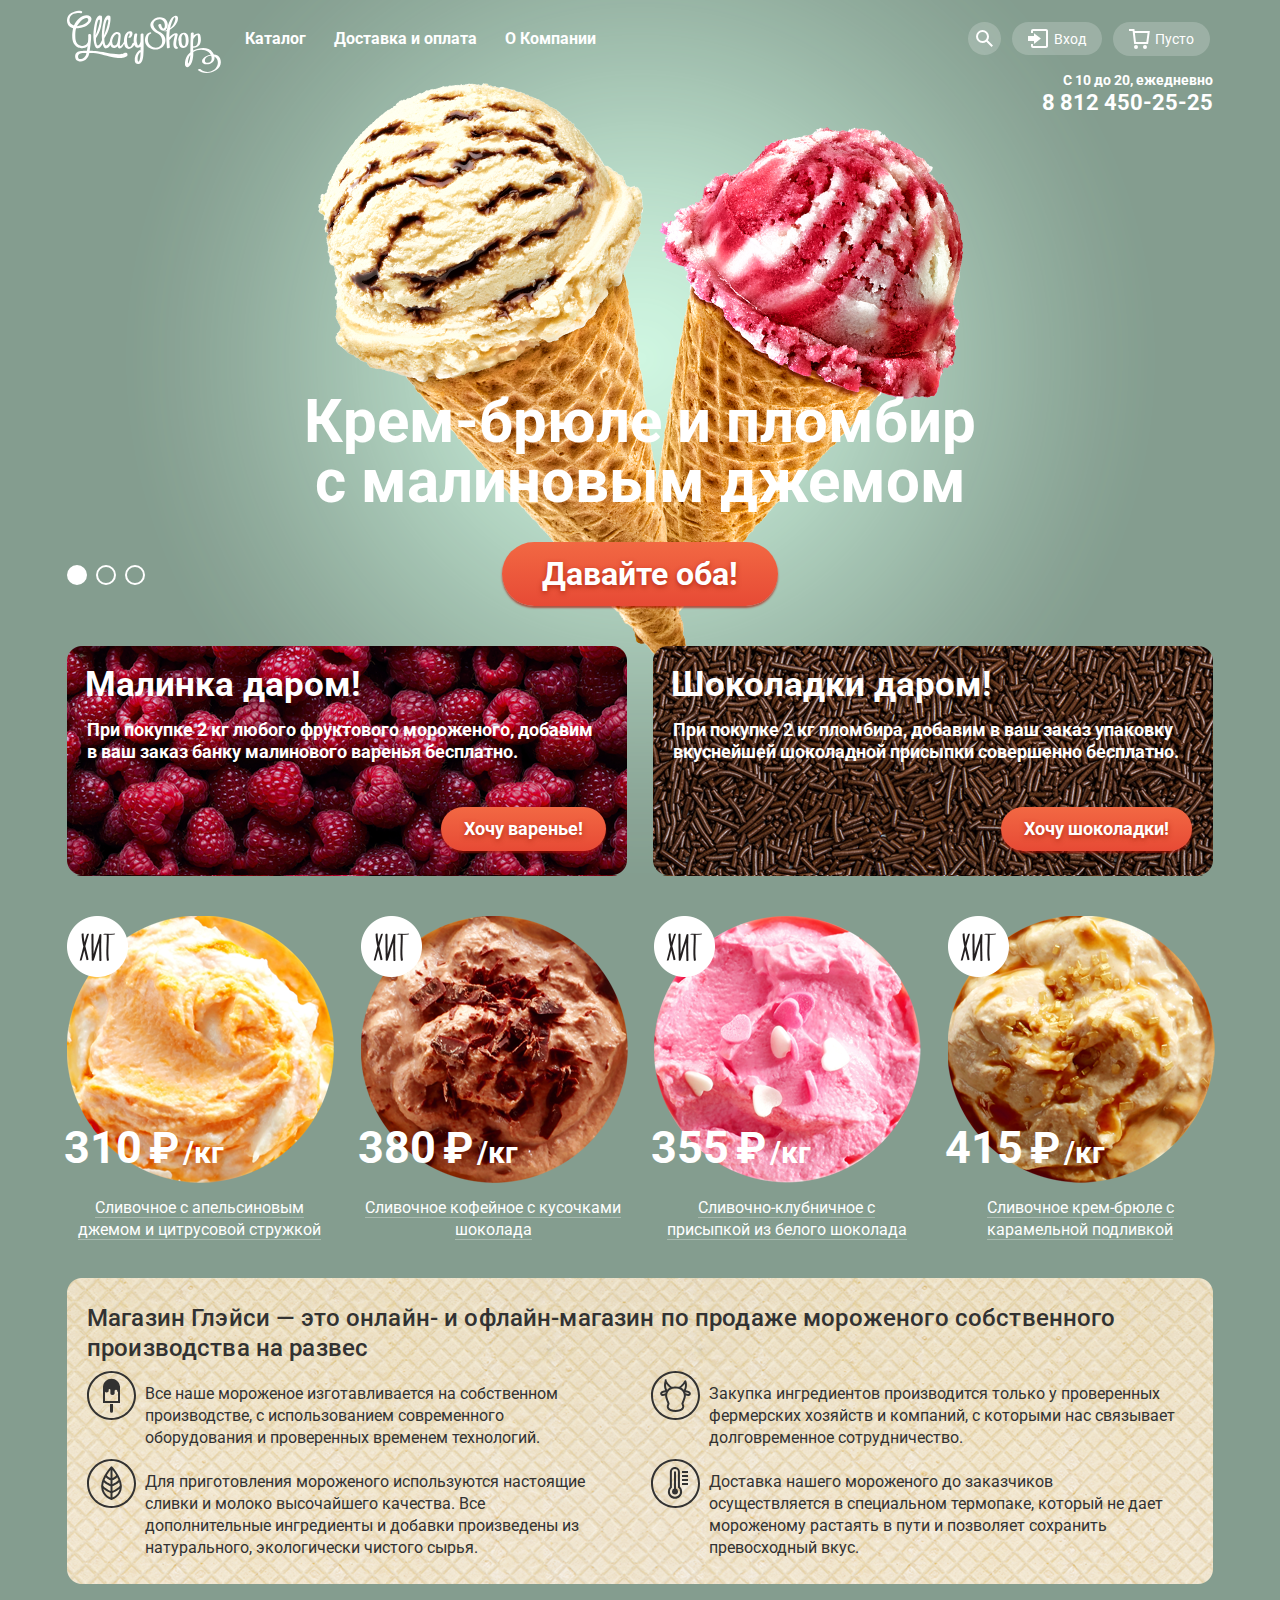
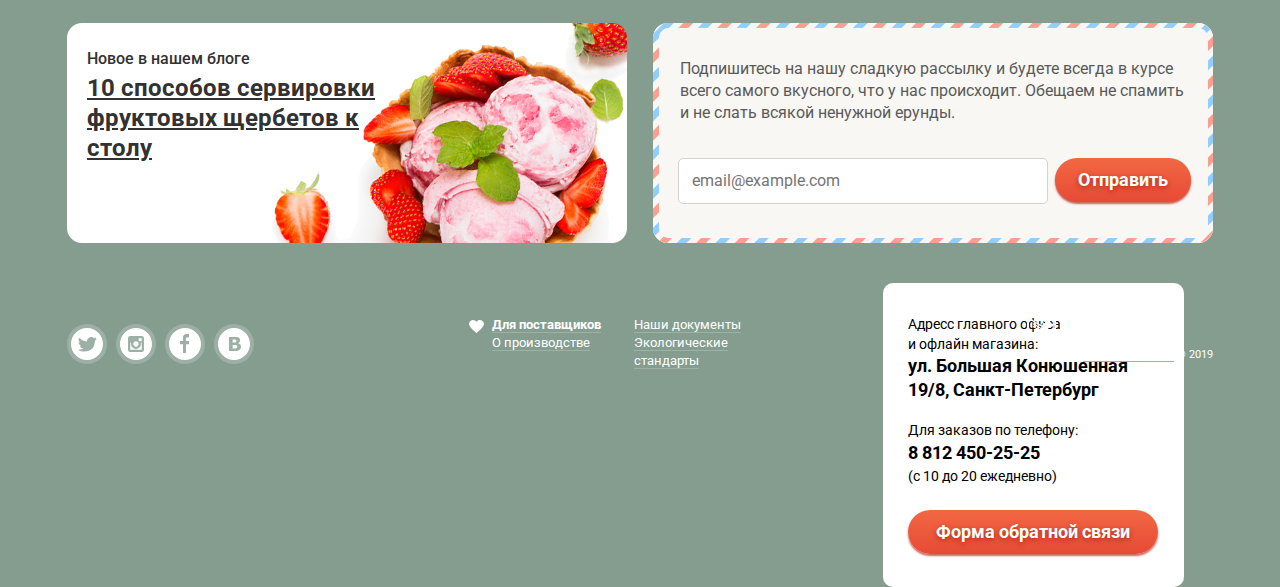
<file: index.html>
<!DOCTYPE html>
<html lang="ru">
<head>
  <meta charset="utf-8">
  <link href="https://fonts.googleapis.com/css?family=Roboto:400,500,700&display=swap&subset=cyrillic" rel="stylesheet">
  <link rel="stylesheet" href="css/normalize.css">
  <link rel="stylesheet" href="css/style.css">
  <title>Gllacy Shop</title>
</head>
<body>

  <input class="visually-hidden" type="radio" id="product_1" name="toggle" checked>
  <input class="visually-hidden" type="radio" id="product_2" name="toggle">
  <input class="visually-hidden" type="radio" id="product_3" name="toggle">

  <div class="site_wrapper">
    <div class="wrapper_container">
      <header class="main_header">
        <div class="container">
          <nav class="main_navigation">
            <a href="index.html" class="main_logo">
              <img src="img/logo.svg" width="154" height="64" alt="Gllacy Shop">
            </a>
            <ul class="site_navigation">
              <li class="site_navigation_item">
                <a href="#">Каталог</a>
                <ul class="site_navigation_menu">
                  <li class="site_navigation_menu_main"><a href="#">Новинки</a></li>
                  <li><a href="catalog.html">Сливочное</a></li>
                  <li><a href="#">Щербеты</a></li>
                  <li><a href="#">Фруктовый лед</a></li>
                  <li><a href="#">Меролин</a></li>
                </ul>
              </li>
              <li class="site_navigation_item"><a href="#">Доставка и оплата</a></li>
              <li class="site_navigation_item"><a href="#">О Компании</a></li>
            </ul>
            <ul class="user_navigation">
              <li class="user_navigation_item">
                <button class="navigation_button button_search" type="button">
                 <svg xmlns="http://www.w3.org/2000/svg" xmlns:xlink="http://www.w3.org/1999/xlink" width="17" height="17" viewBox="0 0 17 17"><path d="M16.958 15.527L11.75 10.32A6.455 6.455 0 0 0 13 6.5 6.5 6.5 0 1 0 6.5 13a6.465 6.465 0 0 0 3.839-1.263l5.205 5.204 1.414-1.414zM6.5 11C4.019 11 2 8.981 2 6.5S4.019 2 6.5 2 11 4.019 11 6.5 8.981 11 6.5 11z"/></svg>
                 <form class="site_search" action="https://echo.htmlacademy.ru">
                  <input type="text" name="search" placeholder="Крем-брюле">
                </form>
              </button>
            </li>
            <li class="user_navigation_item">
              <button class="navigation_button site_registration_form" type="button">
                <svg xmlns="http://www.w3.org/2000/svg" xmlns:xlink="http://www.w3.org/1999/xlink" width="21" height="19" viewBox="0 0 21 19"><g><path d="M6 14.875L12.917 9.5 6 4.125v2.917H-.042v4.917H6z"/><path d="M18 0H5C3.9 0 3 .9 3 2v2h2V2h13v15H5v-2H3v2c0 1.1.9 2 2 2h13c1.1 0 2-.9 2-2V2c0-1.1-.9-2-2-2z"/></g></svg>Вход
                <form class="site_registration" action="https://echo.htmlacademy.ru" method="post">
                  <input type="email" name="email" placeholder="email@example.com">
                  <input type="password" name="password" placeholder="Пароль">
                  <div class="registration_btns">
                    <a href="#" class="button registration_btn" type="submit">Войти</a>
                    <div class="registration_links">
                      <a href="#">Забыли пароль?</a>
                      <a href="#">Новая регистрация</a>
                    </div>
                  </div>
                </form>
              </button>
            </li>
            <li class="user_navigation_item">
              <button class="navigation_button" type="button">
                <svg xmlns="http://www.w3.org/2000/svg" width="21" height="20" viewBox="0 0 21 20"><g><path d="M5.657 2.031L5.422 0H0v2h3.64l1.5 13h13.988l1.699-12.969H5.657zM17.372 13H6.922L5.888 4.031h12.66L17.372 13z"/><circle cx="6.984" cy="18" r="2"/><circle cx="15.984" cy="18" r="2"/></g></svg>Пусто
              </button>
            </li>
          </ul>
        </nav>
      </div>
    </header>

    <main class="container">
      <div class="contact_info">
        <p class="contact_info_item">С 10 до 20, ежедневно</p>
        <p class="contact_info_item"><span class="contact_info_num">8 812 450-25-25</span></p>
      </div>

      <section class="slider">
        <div class="slider_controls">
          <label for="product_1">Первый</label>
          <label for="product_2">Второй</label>
          <label for="product_3">Третий</label>
        </div>
        <ul class="slider_list">
          <li class="slider_item slide" id="slide1">
            <h3 class="slide_title">
              Крем-брюле и пломбир с малиновым джемом
            </h3>
            <a href="#" class="button slide_button">Давайте оба!</a>
          </li>
          <li class="slider_item slide" id="slide2">
            <h3 class="slide_title">
              Шоколадный пломбир и лимонный сорбет
            </h3>
            <a href="#" class="button slide_button">Давайте оба!</a>
          </li>
          <li class="slider_item slide" id="slide3">
            <h3 class="slide_title">
              Пломбир с помадкой и клубничный щербет
            </h3>
            <a href="#" class="button slide_button">Давайте оба!</a>
          </li>
        </ul>
      </section>

      <h1 class="visually_hidden">Gllacy Shop</h1>

      <div class="sell">
        <article class="raspberries">
          <h2>Малинка даром!</h2>
          <p>При покупке 2 кг любого фруктового мороженого, добавим<br>в ваш заказ банку малинового варенья бесплатно.</p>
          <a href="#" class="button">Хочу варенье!</a>
        </article>
        <article class="choco">
          <h2>Шоколадки даром!</h2>
          <p>При покупке 2 кг пломбира, добавим в ваш заказ упаковку<br>вкуснейшей шоколадной присыпки совершенно бесплатно.</p>
          <a href="#" class="button">Хочу шоколадки!</a>
        </article>
      </div>

      <section class="shop_list hit">
        <ul>
          <li class="shop_list_item">
            <div class="shop_list_item_back"></div>
            <div class="shop_list_item_content">
              <a href="#">
                <img src="img/ice1.png" width="267" height="267" alt="Ice">
                <img class="shop_list_hit" src="img/hit.png" width="61" height="61" alt="hit">
                <div class="shop_list_data">
                  <span class="shop_list_price">310</span><span class="shop_list_coin">₽</span>
                  <span class="shop_list_weight">/кг</span>
                </div>
                <div class="shop_list_text">
                  <h3>Сливочное с апельсиновым<br>джемом и цитрусовой стружкой</h3>
                </div>
              </a>
            </div>
          </li>
          <li class="shop_list_item">
            <div class="shop_list_item_back"></div>
            <div class="shop_list_item_content">
              <a href="#">
                <img src="img/ice4.png" width="267" height="267" alt="Ice">
                <img class="shop_list_hit" src="img/hit.png" width="61" height="61" alt="hit">
                <div class="shop_list_data">
                  <span class="shop_list_price">380</span><span class="shop_list_coin">₽</span>
                  <span class="shop_list_weight">/кг</span>
                </div>
                <div class="shop_list_text">
                  <h3>Сливочное кофейное с кусочками<br>шоколада</h3>
                </div>
              </a>
            </div>
          </li>
          <li class="shop_list_item">
            <div class="shop_list_item_back"></div>
            <div class="shop_list_item_content">
              <a href="#">
                <img src="img/ice7.png" width="267" height="267" alt="Ice">
                <img class="shop_list_hit" src="img/hit.png" width="61" height="61" alt="hit">
                <div class="shop_list_data">
                  <span class="shop_list_price">355</span><span class="shop_list_coin">₽</span>
                  <span class="shop_list_weight">/кг</span>
                </div>
                <div class="shop_list_text">
                  <h3>Сливочно-клубничное с<br>присыпкой из белого шоколада</h3>
                </div>
              </a>
            </div>
          </li>
          <li class="shop_list_item">
            <div class="shop_list_item_back"></div>
            <div class="shop_list_item_content">
              <a href="#">
                <img src="img/ice10.png" width="267" height="267" alt="Ice">
                <img class="shop_list_hit" src="img/hit.png" width="61" height="61" alt="hit">
                <div class="shop_list_data">
                  <span class="shop_list_price">415</span><span class="shop_list_coin">₽</span>
                  <span class="shop_list_weight">/кг</span>
                </div>
                <div class="shop_list_text">
                  <h3>Сливочноe крем-брюле с<br>карамельной подливкой</h3>
                </div>
              </a>
            </div>
          </li>
        </ul>
      </section>

      <article class="info">
       <h2 class="info_title">Магазин Глэйси — это онлайн- и офлайн-магазин по продаже мороженого собственного производства на развес</h2>
       <ul class="info_list">
        <li class="info_list_item">
          <svg xmlns="http://www.w3.org/2000/svg" width="49" height="49" viewBox="0 0 49 49"><g fill="#323232"><path d="M24.5 0C10.969 0 0 10.969 0 24.5S10.969 49 24.5 49 49 38.031 49 24.5 38.031 0 24.5 0zm0 47C12.093 47 2 36.906 2 24.5 2 12.093 12.093 2 24.5 2 36.906 2 47 12.093 47 24.5 47 36.906 36.906 47 24.5 47z"/><path d="M24.5 7.625c-4.355 0-7.94 3.278-8.436 7.5H16v16.917h17V15.125h-.063c-.497-4.222-4.082-7.5-8.437-7.5zM31 30.042H18v-9.257c.275.337.705.631 1.542.631 1.292 0 2.125-.713 2.125-1.625v-.875a.854.854 0 1 1 1.708 0c0 .009-.005.017-.005.025 0 .007.005.01.005.017v3.292s-.031 1.833 2.125 1.833c2.109 0 2.125-1.75 2.125-1.75v-2.25h.001l-.001-.005a1.344 1.344 0 0 1 2.688 0c0 .031.021.088.021.088s.034.609.667.894v8.982zM23 40.125a1.5 1.5 0 1 0 3 0V33h-3v7.125z"/></g></svg>
          <span>Все наше мороженое изготавливается на собственном<br>производстве, с использованием современного оборудования и проверенных временем технологий.</span>
        </li>
        <li class="info_list_item">
         <svg xmlns="http://www.w3.org/2000/svg" width="49" height="49" viewBox="0 0 49 49"><g fill="#323232"><path d="M24.5 0C10.969 0 0 10.969 0 24.5S10.969 49 24.5 49 49 38.031 49 24.5 38.031 0 24.5 0zm0 47C12.093 47 2 36.906 2 24.5 2 12.093 12.093 2 24.5 2 36.906 2 47 12.093 47 24.5 47 36.906 36.906 47 24.5 47z"/><path d="M34.811 19.342c.86-1.711 1.88-4.987.433-9.482a1 1 0 0 0-1.825-.182c-1.271 2.268-4.038 5.927-6.047 6.094-.03.002-.054.019-.083.024A16.242 16.242 0 0 0 24.5 15.5c-.103 0-1.311.009-2.801.292-.025-.004-.045-.019-.071-.021-2.004-.167-4.773-3.827-6.048-6.095a1 1 0 1 0-1.824.183c-1.448 4.494-.427 7.771.433 9.482-1.744.22-3.954.777-4.757 2.188-.388.682-.38 1.464.024 2.201.514.939 1.399 1.245 2.334 1.245.816 0 1.668-.233 2.349-.482-.004.54.026 1.08.129 1.612.288 1.496 1.131 3.636 1.748 5.197.188.479.396 1.004.509 1.324-.235.614-.672 1.812-.766 2.484-.112.801.114 2.147 1.121 3.306 1.443 1.659 4.006 2.5 7.619 2.5 3.612 0 6.176-.841 7.619-2.5 1.007-1.158 1.233-2.505 1.121-3.306-.094-.673-.53-1.87-.767-2.484.114-.319.32-.843.509-1.32.617-1.563 1.462-3.704 1.75-5.201a8.483 8.483 0 0 0 .135-1.61c.679.248 1.528.48 2.342.48.936 0 1.82-.306 2.334-1.245.404-.737.412-1.519.024-2.201-.801-1.41-3.011-1.967-4.755-2.187zm-.953-6.634c.428 3.06-.477 5.157-1.031 6.112a9.905 9.905 0 0 0-.798-.872c-.544-.526-1.199-.934-1.891-1.258 1.483-1.051 2.801-2.673 3.72-3.982zm-18.716.002c.916 1.304 2.229 2.919 3.706 3.97-.701.329-1.359.744-1.892 1.283-.276.279-.533.57-.771.872-.549-.943-1.468-3.054-1.043-6.125zM11.21 22.77c-.089-.163-.063-.21-.04-.25.223-.391 1.387-1.006 3.609-1.233-.116.29-.217.582-.302.878-1.265.673-2.998 1.091-3.267.605zm21.558 2.959c-.252 1.313-1.058 3.354-1.646 4.844-.398 1.01-.609 1.552-.683 1.877l-.066.302.114.287c.283.71.711 1.908.772 2.351.001.009.096.858-.649 1.716-.72.826-2.363 1.812-6.11 1.812-3.747 0-5.391-.986-6.11-1.812-.746-.857-.651-1.707-.65-1.716.062-.441.489-1.641.772-2.352l.114-.286-.066-.302c-.072-.326-.284-.869-.683-1.881-.587-1.489-1.392-3.528-1.645-4.841-.422-2.198.379-4.575 2.145-6.358 1.513-1.528 4.933-1.868 6.123-1.871 1.166 0 4.539.339 6.139 1.886 2.081 2.014 2.465 4.597 2.129 6.344zm5.021-2.959c-.263.479-1.974.07-3.238-.592a9.437 9.437 0 0 0-.297-.888c2.198.23 3.354.84 3.575 1.229.024.041.05.087-.04.251z"/></g></svg>
         <span>Закупка ингредиентов  производится только у проверенных фермерских хозяйств и компаний, с которыми нас связывает долговременное сотрудничество.</span>
       </li>
       <li class="info_list_item">
         <svg xmlns="http://www.w3.org/2000/svg" width="49" height="49" viewBox="0 0 49 49"><g fill="#323232"><path d="M24.5 0C10.969 0 0 10.969 0 24.5S10.969 49 24.5 49 49 38.031 49 24.5 38.031 0 24.5 0zm0 47C12.093 47 2 36.906 2 24.5 2 12.093 12.093 2 24.5 2 36.906 2 47 12.093 47 24.5 47 36.906 36.906 47 24.5 47z"/><path d="M34.807 26.756c-.45-9.493-9.197-18.693-9.586-19.097-.015-.015-.033-.023-.048-.037a.942.942 0 0 0-.118-.09.945.945 0 0 0-.13-.077c-.018-.009-.032-.022-.051-.03-.027-.011-.056-.011-.083-.02a.898.898 0 0 0-.297-.044c-.045 0-.089.002-.134.008a.957.957 0 0 0-.158.038c-.025.008-.052.008-.076.018-.018.007-.031.021-.049.029a.896.896 0 0 0-.133.079.95.95 0 0 0-.118.091c-.015.013-.033.021-.046.036-.389.404-9.14 9.608-9.587 19.105-.008.067-.017.133-.011.202-.013.363-.017.727-.003 1.091.369 10.256 9.978 12.82 10.075 12.845a.995.995 0 0 0 .494 0c.097-.024 9.706-2.589 10.074-12.845.013-.363.009-.727-.003-1.089.006-.073-.004-.142-.012-.213zM16.783 23.25c2.219 2.058 5.368 3.521 6.717 4.091v4.552c-2.448-1.196-6.219-3.341-7.302-5.228a17.06 17.06 0 0 1 .585-3.415zm2.024-5.096c1.513 1.688 3.602 2.646 4.693 3.059v3.94c-1.654-.76-4.424-2.216-6.016-4.043a29.164 29.164 0 0 1 1.323-2.956zm12.711 2.954c-1.59 1.824-4.362 3.283-6.018 4.044v-3.939c1.092-.413 3.183-1.372 4.695-3.062.489.949.935 1.94 1.323 2.957zM25.5 19.047v-8.008a45.239 45.239 0 0 1 3.651 5.229c-.953 1.374-2.536 2.276-3.651 2.779zm0 12.846v-4.552c1.35-.569 4.499-2.034 6.719-4.092.305 1.128.515 2.273.584 3.417-1.083 1.883-4.855 4.029-7.303 5.227zm-2-12.843c-1.113-.5-2.694-1.399-3.649-2.779a45.379 45.379 0 0 1 3.649-5.229v8.008zm-7.117 10.775c2.328 1.983 5.69 3.629 7.117 4.281v4.403c-2.092-.904-6.162-3.331-7.117-8.684zm9.117 8.696v-4.415c1.428-.653 4.792-2.3 7.121-4.284-.95 5.411-5.02 7.813-7.121 8.699z"/></g></svg>
         <span>Для приготовления мороженого используются настоящие сливки и молоко высочайшего качества. Все дополнительные ингредиенты и добавки произведены из натурального, экологически чистого сырья.</span>
       </li>
       <li class="info_list_item">
         <svg xmlns="http://www.w3.org/2000/svg" width="49" height="49" viewBox="0 0 49 49"><g fill="#323232"><path d="M24.5 0C10.969 0 0 10.969 0 24.5S10.969 49 24.5 49 49 38.031 49 24.5 38.031 0 24.5 0zm0 47C12.093 47 2 36.906 2 24.5 2 12.093 12.093 2 24.5 2 36.906 2 47 12.093 47 24.5 47 36.906 36.906 47 24.5 47z"/><path d="M28.938 13.125c0-2.774-2.257-5.031-5.031-5.031s-5.031 2.257-5.031 5.031v14.64a7.042 7.042 0 0 0-2 4.923c0 3.929 3.196 7.125 7.125 7.125s7.125-3.196 7.125-7.125a7.127 7.127 0 0 0-2.188-5.126V13.125zm.187 19.563a5.126 5.126 0 0 1-10.25 0c0-1.647.792-3.098 2-4.035V13.125a3.031 3.031 0 1 1 6.062 0v15.372a5.114 5.114 0 0 1 2.188 4.191z"/><path d="M25 29.559V13.188a1 1 0 1 0-2 0v16.371a2.99 2.99 0 0 0-2 2.816 3 3 0 1 0 6 0 2.99 2.99 0 0 0-2-2.816zM31 12h6v2h-6zM31 16h6v2h-6zM31 20h6v2h-6zM31 24h6v2h-6z"/></g></svg>
         <span>Доставка нашего мороженого до заказчиков осуществляется в специальном термопаке, который не дает мороженому растаять в пути и позволяет сохранить превосходный вкус.</span>
       </li>
     </ul>
   </article>

   <div class="blog">
    <article class="news">
      <h2>Новое в нашем блоге</h2>
      <a href="#">10 способов сервировки<br>фруктовых щербетов к<br>столу</a>
    </article>

    <article class="subscription">
      <h2 class="visually_hidden">Подписка</h2>
      <p>Подпишитесь на нашу сладкую рассылку и будете всегда в курсе всего самого вкусного, что у нас происходит. Обещаем не спамить и не слать всякой ненужной ерунды.</p>
      <form action="https://echo.htmlacademy.ru">
        <input type="email" name="email" placeholder="email@example.com">
        <button class="button" type="button">Отправить</button>
      </form>
    </article>
  </div>
</main>

<section class="map">
  <div class="map_pin">
    <script type="text/javascript" charset="utf-8" async src="https://api-maps.yandex.ru/services/constructor/1.0/js/?um=constructor%3A272b2a36cc3801d7e4101b7985219965aaa118375f557deae4f0a987a12d4bba&amp;width=100%25&amp;height=430&amp;lang=ru_RU&amp;scroll=true"></script>
  </div>

  <article class="address">
    <h2 class="address_title">Адресс главного офиса<br>и офлайн магазина:</h2>
    <div class="address_text">
      <p class = "addres_text_first"><span>ул. Большая Конюшенная<br>19/8, Санкт-Петербург</span></p>
      <p class = "addres_text_second">Для заказов по телефону:<br><span>8 812 450-25-25</span><br>(с 10 до 20 ежедневно)</p>
    </div>
    <a href="#" class="button address_button">Форма обратной связи</a>
  </article>
</section>

<footer class="container">
  <ul class="social">
    <li>
      <a href="#"><span class="visually_hidden">Twitter</span>
        <svg xmlns="http://www.w3.org/2000/svg" width="32" height="32" viewBox="0 0 32 32"><path d="M16 0C7.164 0 0 7.164 0 16c0 8.837 7.164 16 16 16 8.837 0 16-7.163 16-16 0-8.836-7.163-16-16-16zm7.944 12.809c-.251 6.516-3.463 10.832-10.992 10.702h-.486c-.447 0-4.543-.443-5.344-1.823 2.479.19 4.247-.406 5.12-1.136-1.048-.289-2.923-.461-3.251-2.848.384.104.618.221 1.299.113-1.307-.824-2.758-1.519-2.679-3.643.311.317 1.164.518 1.46.457-.768-.233-2.149-3.244-.974-4.781 1.984 1.79 4.075 3.482 7.804 3.643.227-2.214 1.24-3.699 3.168-4.325 1.84-.479 3.255.26 3.901 1.138.737-.224 1.453-.466 2.193-.685-.004.833-.569 1.463-.935 1.709.747.165 1.423-.475 1.423-.475-.184.963-1.094 1.725-1.707 1.954z"/></svg>
      </a>
    </li>
    <li>
      <a href="#"><span class="visually_hidden">Instagram</span>
        <svg xmlns="http://www.w3.org/2000/svg" width="32" height="32" viewBox="0 0 32 32"><g><path d="M20.916 16a4.938 4.938 0 1 1-9.877 0c0-.394.051-.773.138-1.14h-.897v6.838h11.396V14.86h-.897c.086.367.137.746.137 1.14z"/><path d="M15.978 18.659c1.466 0 2.659-1.193 2.659-2.659s-1.193-2.659-2.659-2.659c-1.466 0-2.659 1.193-2.659 2.659s1.192 2.659 2.659 2.659zM18.637 10.302h3.039v3.039h-3.039z"/><path d="M16 0C7.164 0 0 7.164 0 16c0 8.837 7.164 16 16 16 8.837 0 16-7.163 16-16 0-8.836-7.163-16-16-16zm7.955 21.698a2.285 2.285 0 0 1-2.279 2.279H10.279A2.285 2.285 0 0 1 8 21.698V10.302a2.286 2.286 0 0 1 2.279-2.279h11.396a2.286 2.286 0 0 1 2.279 2.279v11.396z"/></g></svg>
      </a>
    </li>
    <li>
      <a href="#"><span class="visually_hidden">Facebook</span>
        <svg xmlns="http://www.w3.org/2000/svg" width="32" height="32" viewBox="0 0 32 32"><path d="M16 0C7.164 0 0 7.163 0 16s7.164 16 16 16c8.837 0 16-7.164 16-16S24.837 0 16 0zm4.062 9.455h-3.021v3.444h3.021v3.445h-3.021v8.61H14.02v-8.61H11v-3.445h3.021V9.455c0-1.902 1.353-3.445 3.021-3.445h3.021v3.445z"/></svg>
      </a>
    </li>
    <li>
      <a href="#"><span class="visually_hidden">Vkontacte</span>
        <svg xmlns="http://www.w3.org/2000/svg" width="32" height="32" viewBox="0 0 32 32"><g><path d="M16.637 14.495c.402-.019.719-.082.951-.188.326-.145.54-.33.641-.559.101-.229.15-.496.15-.797 0-.232-.058-.465-.174-.697-.116-.232-.322-.405-.617-.517-.264-.1-.592-.155-.984-.165a76.242 76.242 0 0 0-1.652-.014h-.339v2.965h.565c.571 0 1.057-.009 1.459-.028zM18.118 17.084c-.282-.081-.672-.125-1.166-.132a127.97 127.97 0 0 0-1.55-.009h-.79v3.493h.264c1.014 0 1.74-.003 2.18-.009a3.2 3.2 0 0 0 1.212-.245c.377-.157.633-.364.774-.625s.214-.562.214-.9c0-.446-.088-.788-.261-1.03-.17-.241-.464-.423-.877-.543z"/><path d="M16 0C7.164 0 0 7.164 0 16c0 8.837 7.164 16 16 16 8.837 0 16-7.163 16-16 0-8.836-7.163-16-16-16zm6.602 20.531a3.73 3.73 0 0 1-1.124 1.327c-.552.415-1.161.71-1.823.886s-1.501.264-2.519.264h-6.121V8.987h5.443c1.13 0 1.957.038 2.48.113a5.126 5.126 0 0 1 1.561.5c.533.27.929.632 1.189 1.087.26.455.392.975.392 1.558 0 .678-.179 1.278-.536 1.795-.358.518-.863.92-1.517 1.208v.075c.917.182 1.642.559 2.179 1.13.537.571.807 1.325.807 2.261 0 .678-.138 1.283-.411 1.817z"/></g></svg>
      </a>
    </li>
  </ul>
  <ul class="footer_about">
    <li class="footer_about-item">
      <a class="about_for" href="#">
        <span class="about_for-img"><svg xmlns="http://www.w3.org/2000/svg" width="15" height="13" viewBox="0 0 15 13"><path d="M10.799 0c-1.35 0-2.551.65-3.3 1.661A4.097 4.097 0 0 0 4.199 0C1.875 0 0 1.806 0 4.044 0 7.223 7.499 13 7.499 13s7.499-5.777 7.499-8.956C14.998 1.806 13.123 0 10.799 0z"/></svg></span>
        Для поставщиков
      </a>
    </li>
    <li class="footer_about-item">
      <a href="#">Наши документы</a>
    </li>
    <li class="footer_about-item">
      <a href="#">О производстве</a>
    </li>
    <li class="footer_about-item">
      <a href="#">Экологические стандарты</a>
    </li>
  </ul>
  <div class="footer_made">    <img src="img/logo-htmlacademy.svg" width="108" height="39" alt="Логотип HTML Academy">
    <p>Сделано в <a href="https://htmlacademy.ru/">HTML Academy</a> © 2019</p>
  </div>
</footer>
</div>
</div>

<section class="modal">
  <h2>Мы обязательно вам ответим</h2>
  <div class="modal_button_close"></div>
  <form action="https://echo.htmlacademy.ru" method="post">
    <p>
      <input type="text" name="name" placeholder="Имя Фамилия">
    </p>
    <p>
      <input type="email" name="email" placeholder="email@example.com">
    </p>
    <p>
      <textarea name="massage" placeholder="В свободной форме"></textarea>
    </p>
    <button class="button modal_btn" type="submit">Отправить</button>
  </form>
</section>
</body>
</html>
</file>
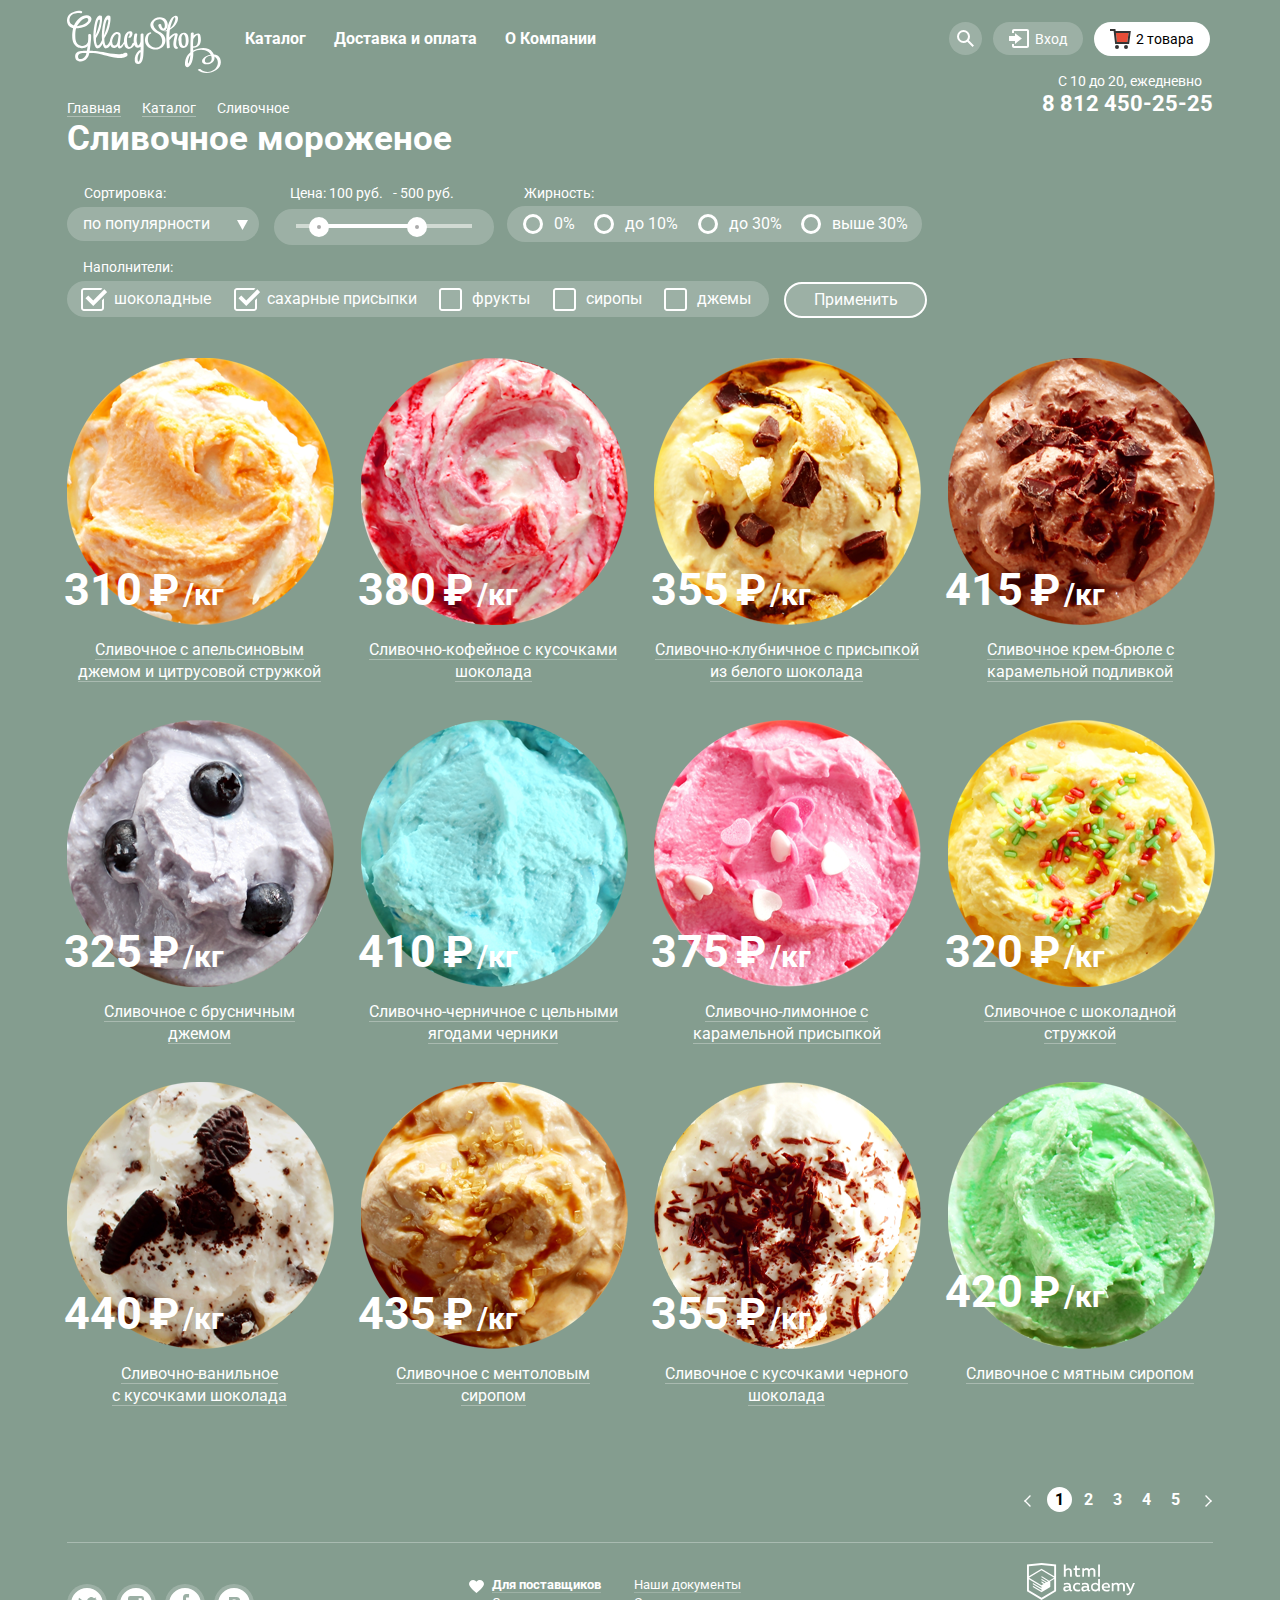
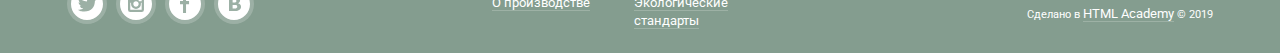
<file: catalog.html>
<!DOCTYPE html>
<html lang="ru">
<head>
	<meta charset="UTF-8">
	<link href="https://fonts.googleapis.com/css?family=Roboto:400,500,700&display=swap&subset=cyrillic" rel="stylesheet">
	<link rel="stylesheet" href="css/normalize.css">
	<link rel="stylesheet" href="css/style.css">
	<title>Catalog</title>
</head>
<body>
	<header>
		<div class="container">
			<nav class="main_navigation">
				<a href="index.html" class="main_logo">
					<img src="img/logo.svg" width="154" height="64" alt="Gllacy Shop">
				</a>
				<ul class="site_navigation">
					<li class="site_navigation_item">
						<a href="#">Каталог</a>
						<ul class="site_navigation_menu">
							<li class="site_navigation_menu_main"><a href="#">Новинки</a></li>
							<li><a href="catalog.html">Сливочное</a></li>
							<li><a href="#">Щербеты</a></li>
							<li><a href="#">Фруктовый лед</a></li>
							<li><a href="#">Меролин</a></li>
						</ul>
					</li>
					<li class="site_navigation_item"><a href="#">Доставка и оплата</a></li>
					<li class="site_navigation_item"><a href="#">О Компании</a></li>
				</ul>
				<ul class="user_navigation">
					<li class="user_navigation_item">
						<button class="navigation_button button_search" type="button">
							<svg xmlns="http://www.w3.org/2000/svg" xmlns:xlink="http://www.w3.org/1999/xlink" width="17" height="17" viewBox="0 0 17 17"><path d="M16.958 15.527L11.75 10.32A6.455 6.455 0 0 0 13 6.5 6.5 6.5 0 1 0 6.5 13a6.465 6.465 0 0 0 3.839-1.263l5.205 5.204 1.414-1.414zM6.5 11C4.019 11 2 8.981 2 6.5S4.019 2 6.5 2 11 4.019 11 6.5 8.981 11 6.5 11z"/></svg>
							<form class="site_search site_search_catalog" action="https://echo.htmlacademy.ru">
								<input type="text" name="search" placeholder="Крем-брюле">
							</form>
						</button>
          </li>
          <li class="user_navigation_item">
            <button class="navigation_button site_registration_form" type="button">
             <svg xmlns="http://www.w3.org/2000/svg" xmlns:xlink="http://www.w3.org/1999/xlink" width="21" height="19" viewBox="0 0 21 19"><g><path d="M6 14.875L12.917 9.5 6 4.125v2.917H-.042v4.917H6z"/><path d="M18 0H5C3.9 0 3 .9 3 2v2h2V2h13v15H5v-2H3v2c0 1.1.9 2 2 2h13c1.1 0 2-.9 2-2V2c0-1.1-.9-2-2-2z"/></g></svg>Вход
             <form class="site_registration site_registration_catalog" action="https://echo.htmlacademy.ru" method="post">
              <input type="email" name="email" placeholder="email@example.com">
              <input type="password" name="password" placeholder="Пароль">
              <div class="registration_btns">
                <a href="#" class="button registration_btn" type="submit">Войти</a>
                <div class="registration_links">
                  <a href="#">Забыли пароль?</a>
                  <a href="#">Новая регистрация</a>
                </div>
              </div>
            </form>
          </button>
        </li class="user_navigation_item">
        <li class="user_navigation_item">
          <button class="navigation_button basket_button" type="button">
           <svg xmlns="http://www.w3.org/2000/svg" width="21" height="20" viewBox="0 0 21 20"><path fill="#E84D37" d="M5.888 4.031L6.922 13h10.45l1.176-8.969z"/><circle fill="#343434" cx="6.984" cy="18" r="2"/><circle fill="#343434" cx="15.984" cy="18" r="2"/><path fill="#343434" d="M5.657 2.031L5.422 0H0v2h3.64l1.5 13h13.988l1.699-12.969H5.657zM17.372 13H6.922L5.888 4.031h12.66L17.372 13z"/></svg>2 товара
           <article class="nav_basket">
            <ul class="nav_basket_list">
              <li class="nav_basket_item">
                <div class="nav_basket_close_btn"></div>
                <div class="nav_basket_img_wrapper">
                  <img class="nav_basket_img" src="img/ice-mini1.png" alt="Пломбир с апельсиновым джемом">
                </div>
                <a href="#" class="nav_basket_info">
                  <p>Пломбир с апельсиновым джемом</p>
                  <p>1,5 кг х <span>200 руб.</span></p>
                  <p>300 руб.</p>
                </a>
              </li>
              <li class="nav_basket_item">
                <div class="nav_basket_close_btn basket_second"></div>
                <div class="nav_basket_img_wrapper">
                  <img class="nav_basket_img" src="img/ice-mini2.png" alt="Клубничный пломбир с присыпкой из белого шоколада">
                </div>
                <a href="#" class="nav_basket_info">
                  <p>Клубничный пломбир с присыпкой<br>из белого шоколада</p>
                  <p>1,5 кг х <span>300 руб.</span></p>
                  <p>450 руб.</p>
                </a>
              </li>
            </ul>
            <div class="nav_basket_results">
              <p class="nav_basket_price">Итого: 750 руб.</p>
              <a class="nav_basket_btn button" href="#">Оформить заказ</a>
            </div>
          </article>
         </button>
      </li>
    </ul>
  </nav>
</div>


</header>

<main class="container">
  <div class="contacts_info">
   <ul class="crumbs">
    <li><a href="index.html">Главная</a></li>
    <li><a href="#">Каталог</a></li>
    <li>Сливочное</li>
  </ul>
  <p class="contacts">
    <span>С 10 до 20, ежедневно</span><br>
    <a href="tel:+8 812 450-25-25">8 812 450-25-25</a>
  </p>
</div>

<h1 class="sorting_title">Сливочное мороженое</h1>

<form class="sorting_menu" action="">
 <div>
  <label class="sorting_label" for="sorting_list_label">Сортировка:</label>
  <p class="sorting">
   <svg xmlns="http://www.w3.org/2000/svg" width="11" height="10" viewBox="0 0 11 10"><path d="M5.5 10L0 0h11"/></svg>
   <select class="sorting_list" id="sorting_list_label" name="sort">
    <option value="popular">по популярности</option>
    <option value="up">сначала недорогие</option>
    <option value="down">сначала дорогие</option>
    <option value="fat">по жирности</option>
  </select>
</p>
</div>

<fieldset class="filter">
  <div class="range_filter">
   <div class="price_control">
    <label class="min_value">Цена: 100 руб.<input type="number" name="min_value"></label>
    <label class="max_value">- 500 руб.<input type="number" name="max_value"></label>
  </div>
  <div class="range_control">
    <div class="scale">
     <div class="bar"></div>
   </div>
   <div class="toggle toggle_min"></div>
   <div class="toggle toggle_max"></div>
 </div>
</div>
</fieldset>

<div>
  <label class="fat_label" for="fat">Жирность:</label>
  <ul class="fat">
   <li class="fat_item">
    <input class="fat_item_list fat_item_check visually-hidden" id="1" type="radio" name="fat_radio" value="1">
    <label for="1">0%</label>
  </li>
  <li class="fat_item">
    <input class="fat_item_list fat_item_check visually-hidden" id="2" type="radio" name="fat_radio" value="2">
    <label for="2">до 10%</label>
  </li>
  <li class="fat_item">
    <input class="fat_item_list fat_item_check visually-hidden" id="3" type="radio" name="fat_radio" value="3">
    <label for="3">до 30%</label>
  </li>
  <li class="fat_item">
    <input class="fat_item_list fat_item_check visually-hidden" id="4" type="radio" name="fat_radio" value="4">
    <label for="4">выше 30%</label>
  </li>
</ul>
</div>

<div class="filling">
  <label class="filling_label" for="filling_inner">Наполнители:</label>
  <ul class="filling_inner">
   <li class="filling_item">
    <input class="filling_item_list visually-hidden" id="filling1" type="checkbox" name="filling_checkbox" checked>
    <label for="filling1">шоколадные</label>
  </li>
  <li class="filling_item">
    <input class="filling_item_list visually-hidden" id="filling2" type="checkbox" name="filling_checkbox" checked>
    <label for="filling2">сахарные присыпки</label>
  </li>
  <li class="filling_item">
    <input class="filling_item_list visually-hidden" id="filling3" type="checkbox" name="filling_checkbox">
    <label for="filling3">фрукты</label>
  </li>
  <li class="filling_item">
    <input class="filling_item_list visually-hidden" id="filling4" type="checkbox" name="filling_checkbox">
    <label for="filling4">сиропы</label>
  </li>
  <li class="filling_item">
    <input class="filling_item_list visually-hidden" id="filling5" type="checkbox" name="filling_checkbox">
    <label for="filling5">джемы</label>
  </li>
</ul>
</div>
<button class="sorting_btn" type="submit">Применить</button>
</form>

<section class="shop_list">
 <h2 class="visually_hidden">Список товаров</h2>
 <ul>
  <li class="shop_list_item">
   <div class="shop_list_item_back"></div>
   <div class="shop_list_item_content">
    <a href="#">
     <img src="img/ice1.png" width="267" height="267" alt="Ice">
     <div class="shop_list_data">
      <span class="shop_list_price">310</span><span class="shop_list_coin">₽</span>
      <span class="shop_list_weight">/кг</span>
    </div>
    <div class="shop_list_text">
      <h3>Сливочное с апельсиновым<br>джемом и цитрусовой стружкой</h3>
    </div>
  </a>
</div>
</li>
<li class="shop_list_item">
 <div class="shop_list_item_back"></div>
 <div class="shop_list_item_content">
  <a href="#">
   <img src="img/ice2.png" width="267" height="267" alt="Ice">
   <div class="shop_list_data">
    <span class="shop_list_price">380</span><span class="shop_list_coin">₽</span>
    <span class="shop_list_weight">/кг</span>
  </div>
  <div class="shop_list_text">
    <h3>Сливочно-кофейное с кусочками шоколада</h3>
  </div>
</a>
</div>
</li>
<li class="shop_list_item">
 <div class="shop_list_item_back"></div>
 <div class="shop_list_item_content">
  <a href="#">
   <img src="img/ice3.png" width="267" height="267" alt="Ice">
   <div class="shop_list_data">
    <span class="shop_list_price">355</span><span class="shop_list_coin">₽</span>
    <span class="shop_list_weight">/кг</span>
  </div>
  <div class="shop_list_text">
    <h3>Сливочно-клубничное с присыпкой из белого шоколада</h3>
  </div>
</a>
</div>
</li>
<li class="shop_list_item">
 <div class="shop_list_item_back"></div>
 <div class="shop_list_item_content">
  <a href="#">
   <img src="img/ice4.png" width="267" height="267" alt="Ice">
   <div class="shop_list_data">
    <span class="shop_list_price">415</span><span class="shop_list_coin">₽</span>
    <span class="shop_list_weight">/кг</span>
  </div>
  <div class="shop_list_text">
    <h3>Сливочное крем-брюле с карамельной подливкой</h3>
  </div>
</a>
</div>
</li>
<li class="shop_list_item">
 <div class="shop_list_item_back"></div>
 <div class="shop_list_item_content">
  <a href="#">
   <img src="img/ice5.png" width="267" height="267" alt="Ice">
   <div class="shop_list_data">
    <span class="shop_list_price">325</span><span class="shop_list_coin">₽</span>
    <span class="shop_list_weight">/кг</span>
  </div>
  <div class="shop_list_text">
    <h3>Сливочное с брусничным<br>джемом</h3>
  </div>
</a>
</div>
</li>
<li class="shop_list_item">
 <div class="shop_list_item_back"></div>
 <div class="shop_list_item_content">
  <a href="#">
   <img src="img/ice6.png" width="267" height="267" alt="Ice">
   <div class="shop_list_data">
    <span class="shop_list_price">410</span><span class="shop_list_coin">₽</span>
    <span class="shop_list_weight">/кг</span>
  </div>
  <div class="shop_list_text">
    <h3>Сливочно-черничное с цельными ягодами черники</h3>
  </div>
</a>
</div>
</li>
<li class="shop_list_item">
 <div class="shop_list_item_back"></div>
 <div class="shop_list_item_content">
  <a href="#">
   <img src="img/ice7.png" width="267" height="267" alt="Ice">
   <div class="shop_list_data">
    <span class="shop_list_price">375</span><span class="shop_list_coin">₽</span>
    <span class="shop_list_weight">/кг</span>
  </div>
  <div class="shop_list_text">
    <h3>Сливочно-лимонное с карамельной присыпкой</h3>
  </div>
</a>
</div>
</li>
<li class="shop_list_item">
 <div class="shop_list_item_back"></div>
 <div class="shop_list_item_content">
  <a href="#">
   <img src="img/ice8.png" width="267" height="267" alt="Ice">
   <div class="shop_list_data">
    <span class="shop_list_price">320</span><span class="shop_list_coin">₽</span>
    <span class="shop_list_weight">/кг</span>
  </div>
  <div class="shop_list_text">
    <h3>Сливочное с шоколадной<br>стружкой</h3>
  </div>
</a>
</div>
</li>
<li class="shop_list_item">
 <div class="shop_list_item_back"></div>
 <div class="shop_list_item_content">
  <a href="#">
   <img src="img/ice9.png" width="267" height="267" alt="Ice">
   <div class="shop_list_data">
    <span class="shop_list_price">440</span><span class="shop_list_coin">₽</span>
    <span class="shop_list_weight">/кг</span>
  </div>
  <div class="shop_list_text">
    <h3>Сливочно-ванильное<br>с кусочками шоколада</h3>
  </div>
</a>
</div>
</li>
<li class="shop_list_item">
 <div class="shop_list_item_back"></div>
 <div class="shop_list_item_content">
  <a href="#">
   <img src="img/ice10.png" width="267" height="267" alt="Ice">
   <div class="shop_list_data">
    <span class="shop_list_price">435</span><span class="shop_list_coin">₽</span>
    <span class="shop_list_weight">/кг</span>
  </div>
  <div class="shop_list_text">
    <h3>Сливочноe с ментоловым<br>сиропом</h3>
  </div>
</a>
</div>
</li>
<li class="shop_list_item">
 <div class="shop_list_item_back"></div>
 <div class="shop_list_item_content">
  <a href="#">
   <img src="img/ice11.png" width="267" height="267" alt="Ice">
   <div class="shop_list_data">
    <span class="shop_list_price">355</span><span class="shop_list_coin">₽</span>
    <span class="shop_list_weight">/кг</span>
  </div>
  <div class="shop_list_text">
    <h3>Сливочное с кусочками черного шоколада</h3>
  </div>
</a>
</div>
</li>
<li class="shop_list_item">
 <div class="shop_list_item_back"></div>
 <div class="shop_list_item_content">
  <a href="#">
   <img src="img/ice12.png" width="267" height="267" alt="Ice">
   <div class="shop_list_data">
    <span class="shop_list_price">420</span><span class="shop_list_coin">₽</span>
    <span class="shop_list_weight">/кг</span>
  </div>
  <div class="shop_list_text">
    <h3>Сливочное с мятным сиропом</h3>
  </div>
</a>
</div>
</li>
</ul>
</section>

<section class="catalog_btn">
 <div class="catalog_btn_list">
  <a href="#" class="catalog_btn_nav"></a>
  <a href="#" class="catalog_btn_item catalog_btn_change">1</a>
  <a href="#" class="catalog_btn_item">2</a>
  <a href="#" class="catalog_btn_item">3</a>
  <a href="#" class="catalog_btn_item">4</a>
  <a href="#" class="catalog_btn_item">5</a>
  <a href="#" class="catalog_btn_nav"></a>
</div>
</section>
</main>

<footer class="container">
  <ul class="social">
    <li>
      <a href="#"><span class="visually_hidden">Twitter</span>
        <svg xmlns="http://www.w3.org/2000/svg" width="32" height="32" viewBox="0 0 32 32"><path d="M16 0C7.164 0 0 7.164 0 16c0 8.837 7.164 16 16 16 8.837 0 16-7.163 16-16 0-8.836-7.163-16-16-16zm7.944 12.809c-.251 6.516-3.463 10.832-10.992 10.702h-.486c-.447 0-4.543-.443-5.344-1.823 2.479.19 4.247-.406 5.12-1.136-1.048-.289-2.923-.461-3.251-2.848.384.104.618.221 1.299.113-1.307-.824-2.758-1.519-2.679-3.643.311.317 1.164.518 1.46.457-.768-.233-2.149-3.244-.974-4.781 1.984 1.79 4.075 3.482 7.804 3.643.227-2.214 1.24-3.699 3.168-4.325 1.84-.479 3.255.26 3.901 1.138.737-.224 1.453-.466 2.193-.685-.004.833-.569 1.463-.935 1.709.747.165 1.423-.475 1.423-.475-.184.963-1.094 1.725-1.707 1.954z"/></svg>
      </a>
    </li>
    <li>
      <a href="#"><span class="visually_hidden">Instagram</span>
        <svg xmlns="http://www.w3.org/2000/svg" width="32" height="32" viewBox="0 0 32 32"><g><path d="M20.916 16a4.938 4.938 0 1 1-9.877 0c0-.394.051-.773.138-1.14h-.897v6.838h11.396V14.86h-.897c.086.367.137.746.137 1.14z"/><path d="M15.978 18.659c1.466 0 2.659-1.193 2.659-2.659s-1.193-2.659-2.659-2.659c-1.466 0-2.659 1.193-2.659 2.659s1.192 2.659 2.659 2.659zM18.637 10.302h3.039v3.039h-3.039z"/><path d="M16 0C7.164 0 0 7.164 0 16c0 8.837 7.164 16 16 16 8.837 0 16-7.163 16-16 0-8.836-7.163-16-16-16zm7.955 21.698a2.285 2.285 0 0 1-2.279 2.279H10.279A2.285 2.285 0 0 1 8 21.698V10.302a2.286 2.286 0 0 1 2.279-2.279h11.396a2.286 2.286 0 0 1 2.279 2.279v11.396z"/></g></svg>
      </a>
    </li>
    <li>
      <a href="#"><span class="visually_hidden">Facebook</span>
        <svg xmlns="http://www.w3.org/2000/svg" width="32" height="32" viewBox="0 0 32 32"><path d="M16 0C7.164 0 0 7.163 0 16s7.164 16 16 16c8.837 0 16-7.164 16-16S24.837 0 16 0zm4.062 9.455h-3.021v3.444h3.021v3.445h-3.021v8.61H14.02v-8.61H11v-3.445h3.021V9.455c0-1.902 1.353-3.445 3.021-3.445h3.021v3.445z"/></svg>
      </a>
    </li>
    <li>
      <a href="#"><span class="visually_hidden">Vkontacte</span>
        <svg xmlns="http://www.w3.org/2000/svg" width="32" height="32" viewBox="0 0 32 32"><g><path d="M16.637 14.495c.402-.019.719-.082.951-.188.326-.145.54-.33.641-.559.101-.229.15-.496.15-.797 0-.232-.058-.465-.174-.697-.116-.232-.322-.405-.617-.517-.264-.1-.592-.155-.984-.165a76.242 76.242 0 0 0-1.652-.014h-.339v2.965h.565c.571 0 1.057-.009 1.459-.028zM18.118 17.084c-.282-.081-.672-.125-1.166-.132a127.97 127.97 0 0 0-1.55-.009h-.79v3.493h.264c1.014 0 1.74-.003 2.18-.009a3.2 3.2 0 0 0 1.212-.245c.377-.157.633-.364.774-.625s.214-.562.214-.9c0-.446-.088-.788-.261-1.03-.17-.241-.464-.423-.877-.543z"/><path d="M16 0C7.164 0 0 7.164 0 16c0 8.837 7.164 16 16 16 8.837 0 16-7.163 16-16 0-8.836-7.163-16-16-16zm6.602 20.531a3.73 3.73 0 0 1-1.124 1.327c-.552.415-1.161.71-1.823.886s-1.501.264-2.519.264h-6.121V8.987h5.443c1.13 0 1.957.038 2.48.113a5.126 5.126 0 0 1 1.561.5c.533.27.929.632 1.189 1.087.26.455.392.975.392 1.558 0 .678-.179 1.278-.536 1.795-.358.518-.863.92-1.517 1.208v.075c.917.182 1.642.559 2.179 1.13.537.571.807 1.325.807 2.261 0 .678-.138 1.283-.411 1.817z"/></g></svg>
      </a>
    </li>
  </ul>
  <ul class="footer_about">
    <li class="footer_about-item">
      <a class="about_for" href="#">
        <span class="about_for-img"><svg xmlns="http://www.w3.org/2000/svg" width="15" height="13" viewBox="0 0 15 13"><path d="M10.799 0c-1.35 0-2.551.65-3.3 1.661A4.097 4.097 0 0 0 4.199 0C1.875 0 0 1.806 0 4.044 0 7.223 7.499 13 7.499 13s7.499-5.777 7.499-8.956C14.998 1.806 13.123 0 10.799 0z"/></svg></span>
        Для поставщиков
      </a>
    </li>
    <li class="footer_about-item">
      <a href="#">Наши документы</a>
    </li>
    <li class="footer_about-item">
      <a href="#">О производстве</a>
    </li>
    <li class="footer_about-item">
      <a href="#">Экологические стандарты</a>
    </li>
  </ul>
  <div class="footer_made">
    <img src="img/logo-htmlacademy.svg" width="108" height="39" alt="Логотип HTML Academy">
    <p>Сделано в <a href="https://htmlacademy.ru/">HTML Academy</a> © 2019</p>
  </div>
</footer>
</body>
</html>
</file>
<file: css/style.css>
*, *::before, *::after {
	box-sizing: border-box;
}
body {
	padding: 0;
	margin: 0;
	font-size: 16px;
	line-height: 22px;
	color: #fff;
	font-family: 'Roboto', 'Arial', sans-serif;
	background-color: #849d8f;
}

.visually_hidden:not(:focus):not(:active),
input[type="checkbox"].visually-hidden,
input[type="radio"].visually-hidden {
  position: absolute;
  width: 1px;
  height: 1px;
  margin: -1px;
  border: 0;
  padding: 0;
  white-space: nowrap;
  clip-path: inset(100%);
  clip: rect(0 0 0 0);
  overflow: hidden;
}
.button {
	display: inline-block;
	font-size: 18px;
	font-weight: 700;
	line-height: 24px;
	text-decoration: none;
	cursor: pointer;
	text-shadow: 0 2px 5px rgba(160, 32, 11, 0.76);
	border: none;
	border-radius: 50px;
	padding: 10px 23px;
	box-shadow: 0 2px 2px rgba(172, 16,0, 0.64);
	background: #f26843;
	background: linear-gradient(to bottom, #f26843 0%, #e74a35 100%);
	color: #fff;
}
.button:hover {
	background: linear-gradient(to bottom, #f58669 0%, #ec6f5e 100%);
	box-shadow: 0 2px 2px rgba(172, 16, 0, 1);
}
.button:active {
	background: linear-gradient(to bottom, #d84732 0%, #e1613e 100%);
	box-shadow: inset 0 2px 2px rgba(172, 16, 0, 1);
}

/*Navigation*/

.container {
	position: relative;
	width: 1146px;
	margin: 0 auto;
}
.main_navigation {
	padding-top: 10px;
	display: flex;
}
.site_navigation {
	display: flex;
	list-style: none;
	font-size: 16px;
	font-weight: 700;
	line-height: 18px;
	padding: 10px 10px;
	margin: 0;
}
.site_navigation_item {
	height: 37px;
	padding: 10px 14px;
	position: relative;
	align-items: center;
}
.site_navigation li {
	list-style: none;
}
.site_navigation a {
	text-decoration: none;
	color: #fff;
}
.site_navigation li:hover {
	border-radius: 20px;
	cursor: pointer;
	background-color: #fff;
}
.site_navigation_menu {
  display: none;
	position: absolute;
	top: 115%;
	left: 1%;
	z-index: 5;
	font-size: 14px;
	line-height: 16px;
	font-weight: 400;
	padding: 0;
	margin: 0;
	border-radius: 5px;
	color: #000;
	background-color: #fff;
}
.site_navigation_menu::before {
	content: "";
	display: block;
	position: absolute;
	top: -11%;
	left: 0;
	width: 143px;
	height: 20px;
	background-color: rgba(225, 225, 225, 0);
}
.site_navigation > li:hover .site_navigation_menu {
	display: block;
}
.site_navigation_menu a {
	width: 143px;
	display: block;
	padding: 10px 20px;
}
.site_navigation_menu li:hover {
	border-radius: 0;
	background-color: #fbded7;
}
.site_navigation_menu li:hover:first-child {
	border-radius: 5px 5px 0 0;
}
.site_navigation_menu li:hover:last-child {
	border-radius: 0 0 5px 5px;
}
.site_navigation_menu li:active {
	background-color: #f6b5a5;
}
.site_navigation li:hover a {
	color: #000;
}
.site_navigation_menu_main {
	font-weight: 700;
}
.site_navigation_menu_main::after {
	content: "";
	width: 128px;
	height: 1px;
	position: absolute;
	top: 35px;
	left: 5px;
	background-color: #000;
	opacity: 0.2;
}
.user_navigation {
	display: flex;
	margin-left: auto;
	margin-top: 12px;
	list-style: none;
}
.user_navigation_item {
	padding-right: 11px;
}
.user_navigation li:nth-child(3) {
  padding-right: 3px;
}
.navigation_button {
	font-size: 14px;
	line-height: 16px;
	padding: 7px 16px;
	display: inline-flex;
	align-items: center;
	border: none;
	border-radius: 50px;
	cursor: pointer;
	color: #fff;
	fill: #fff;
	background-color: rgba(255, 255, 255, 0.2);
}
.user_navigation button:hover,
.user_navigation button:focus {
	fill: #000;
	color: #000;
  background-color: #fff;
}
.catalog_navigation_button {
	font-weight: 700;
	color: #000;
	background-color: #fff;
}
.navigation_button svg {
	margin-right: 5px;
}
.button_search {
	padding: 8px 8px;
}
.button_search svg {
	margin: 0;
}
.site_search {
	display: none;
	position: absolute;
  top: 80%;
  right: 18%;
	z-index: 5;
	width: 340px;
	height: 85px;
	padding: 20px 15px;
	border-radius: 5px;
	background-color: #f8f7f4;
}
.site_search_catalog {
  top: 80%;
  right: 20%;
}
.site_search::before {
	content: "";
	display: block;
	position: absolute;
	top: -42px;
	left: 170px;
	width: 170px;
	height: 45px;
	background-color: rgba(225, 225, 225, 0);
}
.site_search input {
	width: 310px;
	font-size: 14px;
	padding: 12px;
	border-radius: 5px;
	border: 1px solid #d3d3d2;
}
.button_search:hover
.site_search {
	display: block;
  box-shadow: 0 15px 18px 5px rgba(0, 0, 0, 0.4);
}
.site_registration_form:hover
.site_registration {
	display: block;
  box-shadow: 0 15px 18px 5px rgba(0, 0, 0, 0.4);
}
.site_registration {
  display: none;
	position: absolute;
	top: 78%;
	right: 9.5%;
	z-index: 5;
	width: 280px;
	height: 215px;
	padding: 20px;
	border-radius: 5px;
	background-color: #f8f7f4;
}
.site_registration_catalog {
  top: 78%;
  right: 11%;
}
.site_registration::before {
	content: "";
	display: block;
	position: absolute;
	top: -25%;
	right: 0;
	width: 100px;
	height: 55px;
	background-color: rgba(225, 225, 225, 0);
}
.site_registration input {
	width: 240px;
	height: 40px;
	font-size: 14px;
	border-radius: 5px;
	padding: 0 15px;
	margin-bottom: 20px;
	border: 1px solid #d3d3d2;
}
.registration_btns {
	display: flex;
	align-items: flex-start;
}
.registration_links {
	display: inline-block;
	font-size: 14px;
	line-height: 24px;
	width: 128px;
	margin-left: 8px;
	text-align: left;
}
.registration_links a {
	color: #000;
}

.contact_info {
  font-size: 14px;
  line-height: 16px;
  font-weight: 700;
  position: absolute;
  top: -0.6%;
  right: 0;
  text-align: right;
}
.contact_info_item {
  margin: 3px 0;
}
.contact_info_num {
  font-size: 22px;
  line-height: 24px;
}

/*Slider*/

.site_wrapper {
	min-width: 940px;
	background-repeat: no-repeat;
	background-position: top center;
	transition: background-image 0.5s, background-color 0.5s;
}
.slider {
	position: relative;
	text-align: center;
	padding-top: 312px;
}
.slider_controls {
	position: absolute;
	left: 0;
	bottom: 10%;
	z-index: 20;
	font-size: 0px;
}
.slider_controls label {
	display: inline-block;
	width: 20px;
	height: 20px;
	border: 2px solid #fff;
	border-radius: 50px;
	background-color: transparent;
	margin-right: 9px;
	cursor: pointer;
}
.slider_item {
	padding-bottom: 40px;
}
.slider_item a {
	cursor: pointer;
}
.slider_list {
	margin: 0;
	padding: 0;
	list-style: none;
}
.slide {
	display: none;
}
#product_1:checked ~ .site_wrapper #slide1,
#product_2:checked ~ .site_wrapper #slide2,
#product_3:checked ~ .site_wrapper #slide3 {
	display: block;
}
#product_1:checked ~ .site_wrapper label[for="product_1"],
#product_2:checked ~ .site_wrapper label[for="product_2"],
#product_3:checked ~ .site_wrapper label[for="product_3"] {
	background-color: #fff;
}
#product_1:checked ~ .site_wrapper {
	background-color: #849d8f;
	background-image: url(../img/ice_bg_1.png);
}
#product_2:checked ~ .site_wrapper {
	background-color: #8996a6;
	background-image: url(../img/ice_bg_2.png);
}
#product_3:checked ~ .site_wrapper {
	background-color: #9d8b84;
	background-image: url(../img/ice_bg_3.png);
}
.site_wrapper::before,
.site_wrapper::after {
	content: "";
	visibility: hidden;
}
.site_wrapper::before {
	background-image: url(../img/ice_bg_2.png);
}
.site_wrapper::after {
	background-image: url(../img/ice_bg_3.png);
}
.slide_title {
	width: 700px;
	font-size: 60px;
	font-weight: 700;
	line-height: 60px;
	margin: 0 auto;
	margin-bottom: 30px;
}
.slide_button {
	font-size: 32px;
	line-height: 44px;
	padding: 10px 40px;
}
.slide_button:hover {
	background: linear-gradient(to bottom, #f58669 0%, #ec6f5e 100%);
	box-shadow: 0 2px 2px rgba(172, 16, 0, 1);
}
.slide_button:active {
	background: linear-gradient(to bottom, #d84732 0%, #e1613e 100%);
	box-shadow: inset 0 2px 2px rgba(172, 16, 0, 1);
}

/*Sell*/

.sell {
	display: flex;
	justify-content: space-between;
}
.sell article {
	position: relative;
	width: 560px;
	height: 230px;
	padding: 18px 18px;
}
.sell article h2 {
	font-size: 35px;
	line-height: 41px;
	font-weight: 700;
	margin: 0;
	color: #fff;
}
.sell article p {
	font-size: 18px;
	font-weight: 700;
	margin: 14px 0 15px 2px;
	color: #fff;
}
.sell article a {
	position: absolute;
	right: 21px;
	bottom: 25px;
}
.raspberries {
	background-image: url(../img/raspberries.png);
}
.choco {
	background-image: url(../img/choco.png);
}
.hit ul {
	margin: 40px 0 30px 0;
}

/*Info*/

.info {
	background-image: url(../img/wafer-background.png);
	background-repeat: no-repeat;
	padding: 25px 20px 19px 20px;
	color: #323232;
}
.info_title {
	margin: 0;
	font-size: 24px;
	line-height: 30px;
	font-weight: 500;
	letter-spacing: 0.006em;
}
.info_list {
	margin: 0;
	padding: 8px 0 0 0;
	display: flex;
	justify-content: space-between;
	flex-wrap: wrap;
}
.info_list li {
	list-style: none;
}
.info_list_item {
	display: flex;
	padding: 0 18px 10px 0;
}
.info_list_item span {
	padding: 12px 0 0 9px;
	width: 475px;
}

/*News*/

.blog {
	margin: 35px 0 40px 0;
	display: flex;
	justify-content: space-between;
}
.news {
	width: 560px;
	height: 220px;
	padding: 25px 20px;
	background-image: url(../img/strawberry-background.png);
	background-repeat: no-repeat;
}
.news h2 {
	margin: 0;
	font-size: 16px;
	line-height: 22px;
	font-weight: 500;
	margin-bottom: 3px;
	color: #323232;
}
.news a {
	font-size: 24px;
	line-height: 30px;
	font-weight: 700;
	color: #323232;
}
.subscription {
	width: 560px;
	height: 220px;
	padding: 30px 20px;
	background-image: url(../img/substrate.png);
	background-repeat: no-repeat;
}
.subscription p {
	margin: 5px 0 34px 7px;
	color: #5a5a5a;
}
.subscription button {
	font-size: 18px;
	font-weight: 700;
	border: none;
	color: #fff;
	background-color: #e94f38;
}
.subscription input {
	width: 370px;
	padding: 13px;
	margin: 0 3px 0 5px;
	border-radius: 5px;
	border: none;
	border: 1px solid #d3d3d2;
}

/*Map*/

.map {
	position: relative;
}
.address {
	display: flex;
	flex-direction: column;
	position: absolute;
	top: 14.5%;
	right: 7.5%;
	width: 301px;
	border-radius: 10px;
	padding: 31px 15px 10px 25px;
	background-color: #fff;
}
.address h2,
.address p {
	margin: 0;
	color: #000;
}
.address_title {
	font-size: 14px;
	line-height: 20px;
	font-weight: 400;
}
.address_text {
	font-size: 14px;
	font-weight: 400;
}
.addres_text_second {
  padding-top: 17px;
}
.address_text span {
	font-size: 18px;
	line-height: 24px;
	font-weight: 700;
}
.address_button {
	text-align: center;
	width: 250px;
	margin: 23px 0;
	padding: 10px 0;
}

/*Catalog*/

.nav_basket {
	display: none;
  position: absolute;
  top: 80%;
  right: 0;
  z-index: 5;
  width: 540px;
  height: auto;
  padding: 20px 15px;
  border-radius: 5px;
  background-color: #f8f7f4;
}
.nav_basket::before {
  content: "";
  position: absolute;
  top: -41px;
  left: 420px;
  width: 120px;
  height: 45px;
  background-color: rgba(0, 0, 0, 0);
}
.basket_button {
  color: #000;
  background-color: #fff;
}
.basket_button:hover
.nav_basket {
  display: block;
  box-shadow: 0 15px 18px 5px rgba(0, 0, 0, 0.4);
}
.nav_basket_list {
  margin: 0 0 5px 0;
  padding: 0;
}
.nav_basket_close_btn {
  width: 12px;
  height: 12px;
  position: absolute;
  top: 15%;
  left: 3.5%;
  cursor: pointer;
}
.basket_second {
  top: 38%;
  left: 3.5%;
}
.nav_basket_close_btn::before {
  content: "";
  position: absolute;
  top: 50%;
  left: 50%;
  width: 17px;
  height: 2px;
  background-color: #000;
  transform: translate(-50%, -50%) rotate(45deg);
}
.nav_basket_close_btn::after {
  content: "";
  position: absolute;
  top: 50%;
  left: 50%;
  width: 17px;
  height: 2px;
  background-color: #000;
  transform: translate(-50%, -50%) rotate(-45deg);
}
.nav_basket_img_wrapper {
  display: flex;
  align-items: center;
}
.nav_basket_item {
  width: 100%;
  display: flex;
  text-align: left;
}
.nav_basket_item:nth-child(2) {
  margin-top: 4px;
}
.nav_basket_img {
  padding-left: 32px;
}
.nav_basket_info {
  display: flex;
  justify-content: space-between;
  width: 100%;
  font-size: 13px;
  line-height: 16px;
  text-decoration: none;
  color: #323232;
}
.nav_basket_info:nth-of-type(1) {
  padding-left: 14px;
}
.nav_basket_info span {
  color: #999;
}
.nav_basket_results {
  text-align: right;
  font-weight: 700;
  border-top: 1px solid #cacac7;
  color: #000;
}
.nav_basket_price {
  margin-top: 10px;
}
.contacts_info {
	display: flex;
	justify-content: space-between;
	margin-bottom: 12px;
}
.contacts {
	position: absolute;
	top: -0.7%;
	right: 0;
	margin: 0;
}
.contacts span {
	padding-left: 16px;
}
.crumbs,
.crumbs ul {
	display: flex;
	list-style: none;
	font-size: 14px;
	line-height: 16px;
	padding: 0;
	margin: 0;
}
.crumbs li {
	padding: 20px 21px 0 0;
}
.crumbs a {
	color: #fff;
	text-decoration: none;
	border-bottom: 1px solid #aebeb5;
}
.crumbs a:hover {
	color: #ffbc9e;
}
.contacts span {
	font-size: 14px;
	line-height: 16px;
}
.contacts a {
	text-decoration: none;
	font-size: 22px;
	line-height: 24px;
	font-weight: 700;
	color: #fff;
}
select {
	-webkit-appearance: none;
	-moz-appearance: none;
	text-indent: 1px;
	text-overflow: '';
}
.sorting_title {
	font-size: 35px;
	margin: 2px 0 32px 0;
}
.sorting_menu {
	display: flex;
	flex-wrap: wrap;
	max-width: 872px;
	margin-bottom: 40px;
}
.sorting_menu label {
	font-size: 14px;
}
.sorting {
	position: relative;
	margin: 0;
}
.sorting_label {
	padding-left: 17px;
}
.sorting svg {
	position: absolute;
	top: 44%;
	left: 82%;
	fill: #fff;
}
.sorting_list {
	margin: 3px 15px 0 0;
	padding: 8px 33px 8px 15px;
	border: none;
	border-radius: 50px;
	color: #fff;
	background-color: rgba(255, 255, 255, 0.2);
}
.sorting_list option {
	color: #000;
}

/*Filter*/

.filter {
	margin: 0;
	padding: 0;
	border: none;
}
.price_control {
	font-size: 0px;
	padding-left: 16px;
}
.price_control input {
	width: 100px;
	display: none;
}
.price_control label {
	display: inline-block;
	font-size: 14px;
}
.min_value {
	width: 103px;
}
.max_value {
	width: 70px;
}
.range_filter {
	width: 218px;
}
.range_control {
	position: relative;
	width: 220px;
	height: 36px;
	/*margin: 0 15px;*/
	padding: 15px 22px;
	border-radius: 50px;
	background-color: rgba(255, 255, 255, 0.2);
}
.scale {
	width: 176px;
	height: 4px;
	background: #d1dad3;
}
.bar {
	width: 100px;
	height: 4px;
	margin-left: 23px;
	background: #fff;
}
.toggle {
	position: absolute;
	top: 8px;
	left: 35px;
	width: 20px;
	height: 20px;
	border-radius: 50px;
	cursor: pointer;
	border: 8px solid #fff;
	background-color: #ababab;
}
.toggle_max {
	left: 133px;
}
.fat {
	width: 415px;
	display: flex;
	justify-content: space-between;
	list-style: none;
	margin: 2px 0 0 15px;
	padding: 7px 14px;
	align-items: center;
	border-radius: 50px;
	background-color: rgba(255, 255, 255, 0.2);
}
.fat_label {
	padding-left: 32px;
}
.fat_item {
	position: relative;

}
.fat_item label {
	font-size: 16px;
	padding: 0 0 0 33px;
	position: relative;
}
.fat_item_list {
	left: -4px;
}
.fat_item label {
	cursor: pointer;
}
.fat_item_list + label::before {
	content: "";
	position: absolute;
	top: 0;
	left: 2px;
	width: 20px;
	height: 20px;
	border-radius: 50px;
	border: 3px solid #fff;
}
.fat_item_check:checked + label::after {
	content: "";
	position: absolute;
	top: 6px;
	left: 8px;
	width: 8px;
	height: 8px;
	border-radius: 50px;
	background-color: #fff;
}
.filling {
	margin: 11px 0 0 0;
}
.filling_label {
	padding-left: 16px;
}
.filling_inner {
	width: 702px;
	display: flex;
	justify-content: space-between;
	list-style: none;
	padding: 7px 18px 7px 19px;
	margin: 3px 15px 0 0;
	border-radius: 50px;
	background-color: rgba(255, 255, 255, 0.2);
}
.filling_item {
	position: relative;
}
.filling_item label {
	font-size: 16px;
	cursor: pointer;
	padding-left: 28px;
}
.filling_item_list + label::before {
	content: "";
	position: absolute;
	top: 0;
	left: -5px;
	background-image: url(../img/checkbox-off.svg);
	background-repeat: no-repeat;
	background-position: 0 0;
	width: 23px;
	height: 23px;
}
.filling_item_list:checked + label::after {
	content: "";
	position: absolute;
	top: 0;
	left: -5px;
	background-image: url(../img/checkbox-on.svg);
	background-repeat: no-repeat;
	background-position: 0 0;
	width: 26px;
	height: 26px;
}
.filling_item_list:checked + label::before {
content: none;
}
.sorting_btn {
	width: 143px;
	height: 36px;
	margin-top: 37px;
	border-radius: 50px;
	cursor: pointer;
	border: 2px solid #fff;
	color: #fff;
	background-color: rgba(255, 255, 255, 0.2);
}
.sorting_btn:hover {
	font-weight: 700;
	color: #000;
	background-color: #fff;
}
.sorting_btn:active {
	border: none;
	box-shadow: inset 0px 2px 1px 0 #696969;
}


.shop_list ul {
	display: flex;
	justify-content: space-between;
	flex-wrap: wrap;
	list-style: none;
	padding: 0;
	margin-bottom: 0;
}
.shop_list_hit {
  position: absolute;
  top: 0;
  left: 0;
}
.shop_list_item {
	position: relative;
	width: 265px;
	margin-bottom: 37px;
	border-radius: 5px;
}
.shop_list_item::after {
	content: "";
	position: absolute;
	top: -3%;
	left: -5%;
	cursor: pointer;
	width: 293px;
	height: 345px;
}
.shop_list_item_back {
	position: absolute;
	top: -3%;
	left: -5%;
	display: none;
	width: 293px;
	height: 345px;
	cursor: pointer;
	border-radius: 5px;
	background-color: rgba(225, 225, 225, 0.2);
	box-shadow: 0 20px 20px 0 rgba(0, 0, 0, 0.4);
	z-index: 0;
}
.shop_list_item_content {
	position: relative;
	cursor: pointer;
	z-index: 9999;
}
.shop_list_item:hover
.shop_list_item_back {
	display: block;
}
.shop_list li {
	margin-left: 0;
}
.shop_list li:nth-child(1n) {
	margin-right: 0;
}

.shop_list_item a{
	text-decoration: none;
	color: #fff;
}
.shop_list_item h3 {
	display: inline;
	font-size: 16px;
	line-height: 22px;
	font-weight: 400;
	border-bottom: 1px solid rgba(255, 255, 255, 0.3);
}
.shop_list_data {
	position: absolute;
	bottom: 66px;
	left: -3px;
	font-weight: 700;
}
.shop_list_price {
	font-size: 45px;
	line-height: 45px;
}
.shop_list_coin {
	font-size: 43px;
	margin-left: 7px;
}
.shop_list_weight {
	font-size: 30px;
	line-height: 45px;
}
.shop_list_text {
	font-size: 15px;
	text-align: center;
	padding-top: 8px;
}
.catalog_btn {
	display: flex;
	justify-content: flex-end;
	padding: 43px 25px 30px 0;
	border-bottom: 1px solid #a9bbb1;
}
.catalog_btn_list {
	position: relative;
}
.catalog_btn_item {
	display: inline-flex;
	justify-content: center;
	align-items: center;
	font-weight: 700;
	width: 25px;
	height: 25px;
	cursor: pointer;
	border-radius: 50px;
	text-decoration: none;
	text-align: center;
	color: #fff;
}
.catalog_btn_change {
	color: #000;
	background-color: #fff;
}
.catalog_btn_nav::before {
	content: "";
	position: absolute;
	top: 10px;
	left: -21px;
	width: 8px;
	height: 8px;
	cursor: pointer;
	border-top: 1px solid #fff;
	border-right: 1px solid #fff;
	transform: rotate(225deg);
}
.catalog_btn_nav::after {
	content: "";
	position: absolute;
	top: 10px;
	right: -22px;
	width: 8px;
	height: 8px;
	cursor: pointer;
	border-top: 1px solid #fff;
	border-right: 1px solid #fff;
	transform: rotate(45deg);
}
.catalog_btn_item:hover {
	color: #fff;
	background-color: rgba(225, 225, 225, 0.3);
}

/*Footer*/

footer {
	display: flex;
	justify-content: space-between;
	padding: 19px 0;
}
footer ul {
	list-style: none;
}
footer a {
	font-size: 13px;
	line-height: 18px;
	text-decoration: none;
	border-bottom: 1px solid #9db1a5;
	color: #fff;
}
.social {
	display: flex;
	align-items: center;
	padding: 10px 0 0;
	margin: 0;
}
.social li {
	display: flex;
	align-items: center;
	justify-content: center;
	margin: 1px 9px 0 0;
	border-radius: 50px;
	width: 40px;
	height: 40px;
	background-color: rgba(255, 255, 255, 0.2);
}
.social li:hover {
	fill: #ffbc9e;
	background-color: #ffbc9e;
	transition: 0.3s;
}
.social a {
	height: 32px;
	border-bottom: none;
	fill: #fff;
}
.footer_about {
	display: flex;
	flex-wrap: wrap;
	width: 385px;
	line-height: 16px;
	margin: 0;
	padding: 14px 20px 4px 20px;
}
.footer_about-item {
	width: 46.9%;
}
.footer_about-item:nth-child(2n + 1) {
  padding-left: 19px;
}
.footer_about a {
	fill: #fff;
}
.footer_about a:hover {
	fill: #ffbc9e;
	color: #ffbc9e;
}
.about_for {
  position: relative;
	font-weight: 700;
}
.about_for-img {
  position: absolute;
  top: 3px;
  left: -23px;
}
.footer_made {
	font-size: 11px;
	line-height: 14px;
}
.footer_made p {
	margin: 0;
}
.footer_made a:hover {
	color: #ffbc9e;
}
.modal {
	display: none;
  position: absolute;
  top: 20%;
  left: 50%;
  transform: translate(-50%);
  width: 477px;
  height: 442px;
  padding: 20px;
  border-radius: 10px;
  color: #323232;
  background-color: #f8f7f4;
  box-shadow: 0 15px 18px 5px rgba(0, 0, 0, 0.4);
}
.modal h2 {
  margin-top: 0;
}
.modal p {
  margin: 0;
}
.modal_button_close {
  width: 18px;
  height: 18px;
  position: absolute;
  top: 4%;
  right: 4%;
  cursor: pointer;
}
.modal_button_close::before {
  content: "";
  position: absolute;
  top: 50%;
  left: 50%;
  width: 22px;
  height: 2px;
  background-color: #000;
  transform: translate(-50%, -50%) rotate(45deg);
}
.modal_button_close::after {
  content: "";
  position: absolute;
  top: 50%;
  left: 50%;
  width: 22px;
  height: 2px;
  background-color: #000;
  transform: translate(-50%, -50%) rotate(-45deg);
}
.modal input {
  width: 265px;
  height: 40px;
  font-size: 14px;
  border-radius: 5px;
  padding: 0 15px;
  margin-bottom: 20px;
  border: 1px solid #d3d3d2;
}
.modal textarea {
  width: 100%;
  height: 155px;
  font-size: 14px;
  border-radius: 5px;
  padding: 15px;
  margin: 0;
  border: 1px solid #d3d3d2;
}
.modal_btn {
  position: absolute;
  bottom: 5%;
  right: 5%;
}
</file>
